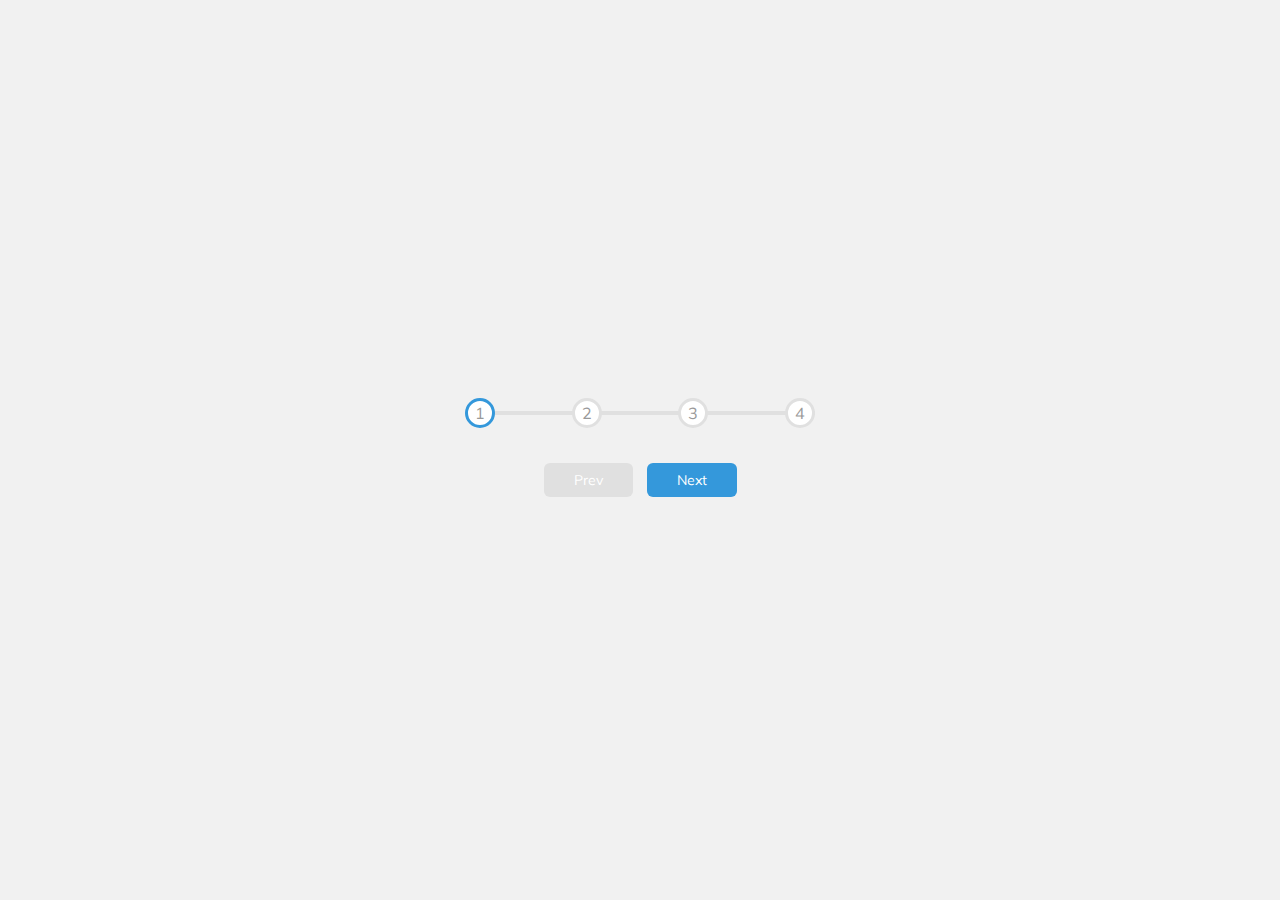
<file: Day01/ProgressSteps/index.html>
<!DOCTYPE html>
<html lang="en">
  <head>
    <meta charset="UTF-8" />
    <meta name="viewport" content="width=device-width, initial-scale=1.0" />
    <link rel="stylesheet" href="style.css" />
    <title>Progress Steps</title>
  </head>
  <body>
    <div class="container">
      <div class="progress-container">
        <div class="progress" id="progress"></div>
        <div class="circle active">1</div>
        <div class="circle">2</div>
        <div class="circle">3</div>
        <div class="circle">4</div>
      </div>

      <button class="btn" id="prev" disabled>Prev</button>
      <button class="btn" id="next">Next</button>
    </div>

    <script src="script.js"></script>
  </body>
</html>
</file>
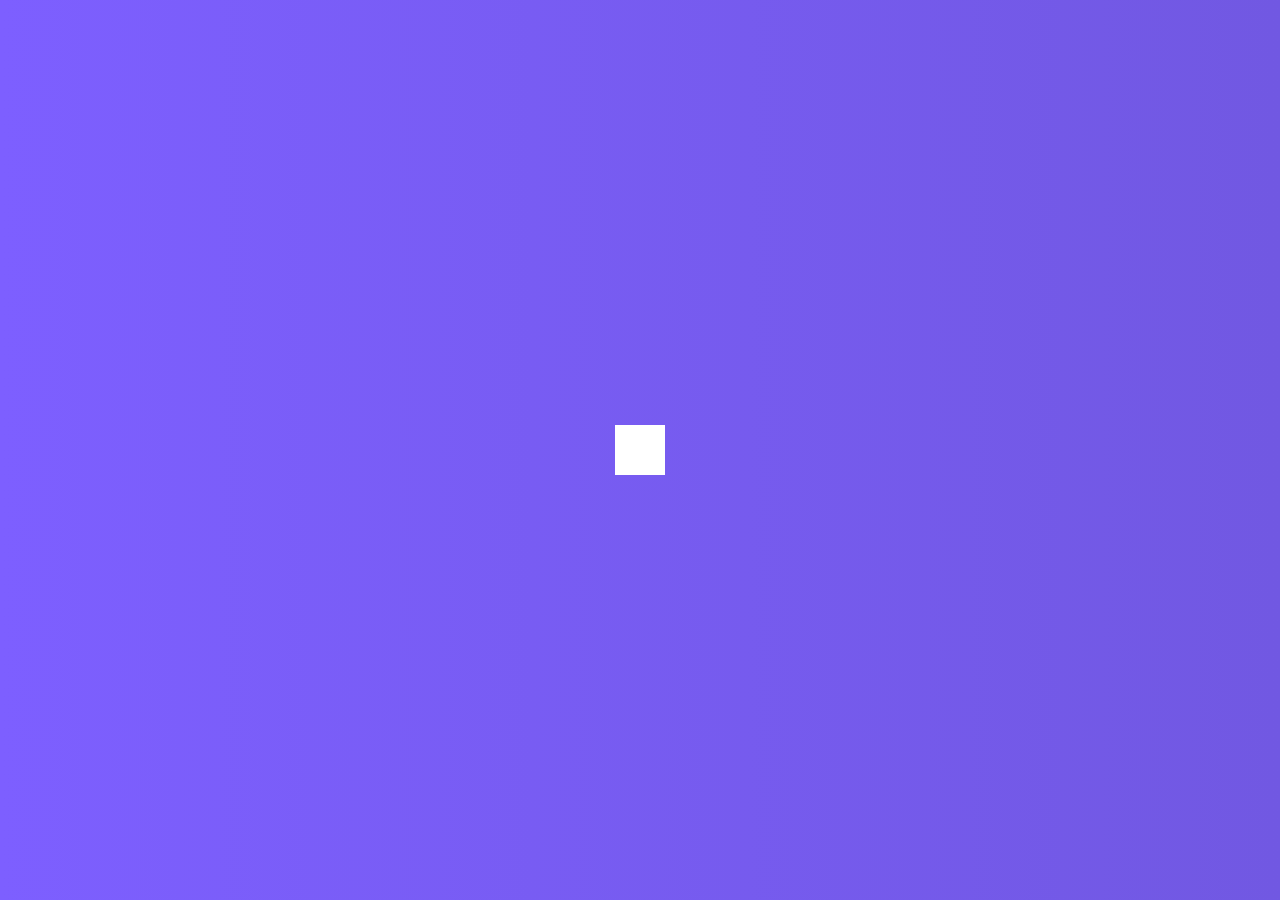
<file: Day02/HiddenSearchWidget/index.html>
<!DOCTYPE html>
<html lang="en">
  <head>
    <meta charset="UTF-8" />
    <meta name="viewport" content="width=device-width, initial-scale=1.0" />
    <link
      rel="stylesheet"
      href="https://cdnjs.cloudflare.com/ajax/libs/font-awesome/5.14.0/css/all.min.css"
      integrity="sha512-1PKOgIY59xJ8Co8+NE6FZ+LOAZKjy+KY8iq0G4B3CyeY6wYHN3yt9PW0XpSriVlkMXe40PTKnXrLnZ9+fkDaog=="
      crossorigin="anonymous"
    />
    <link rel="stylesheet" href="style.css" />
    <title>Hidden Search</title>
  </head>
  <body>
    <div class="search">
        <input type="text" class="input" placeholder="Search...">
        <button class="btn">
            <i class="fas fa-search"></i>
        </button>
    </div>
    <script src="script.js"></script>
  </body>
</html>
</file>
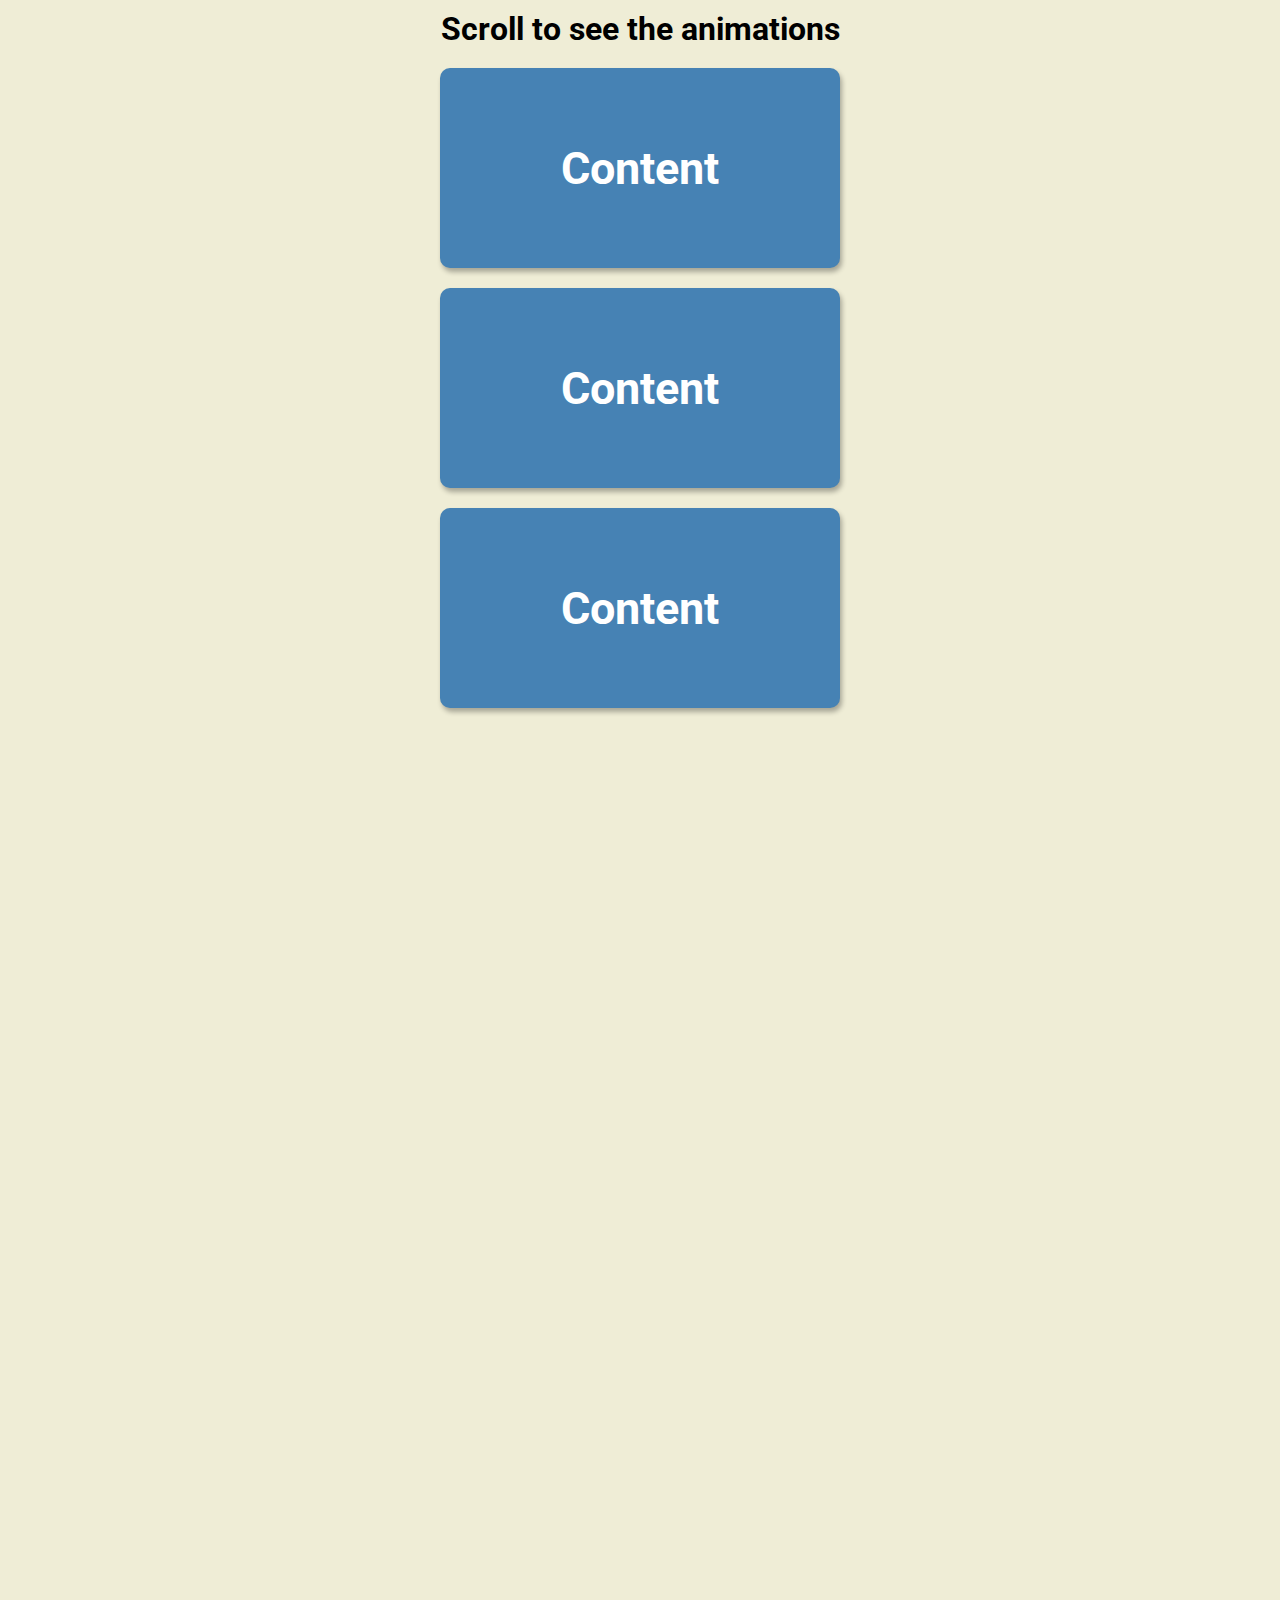
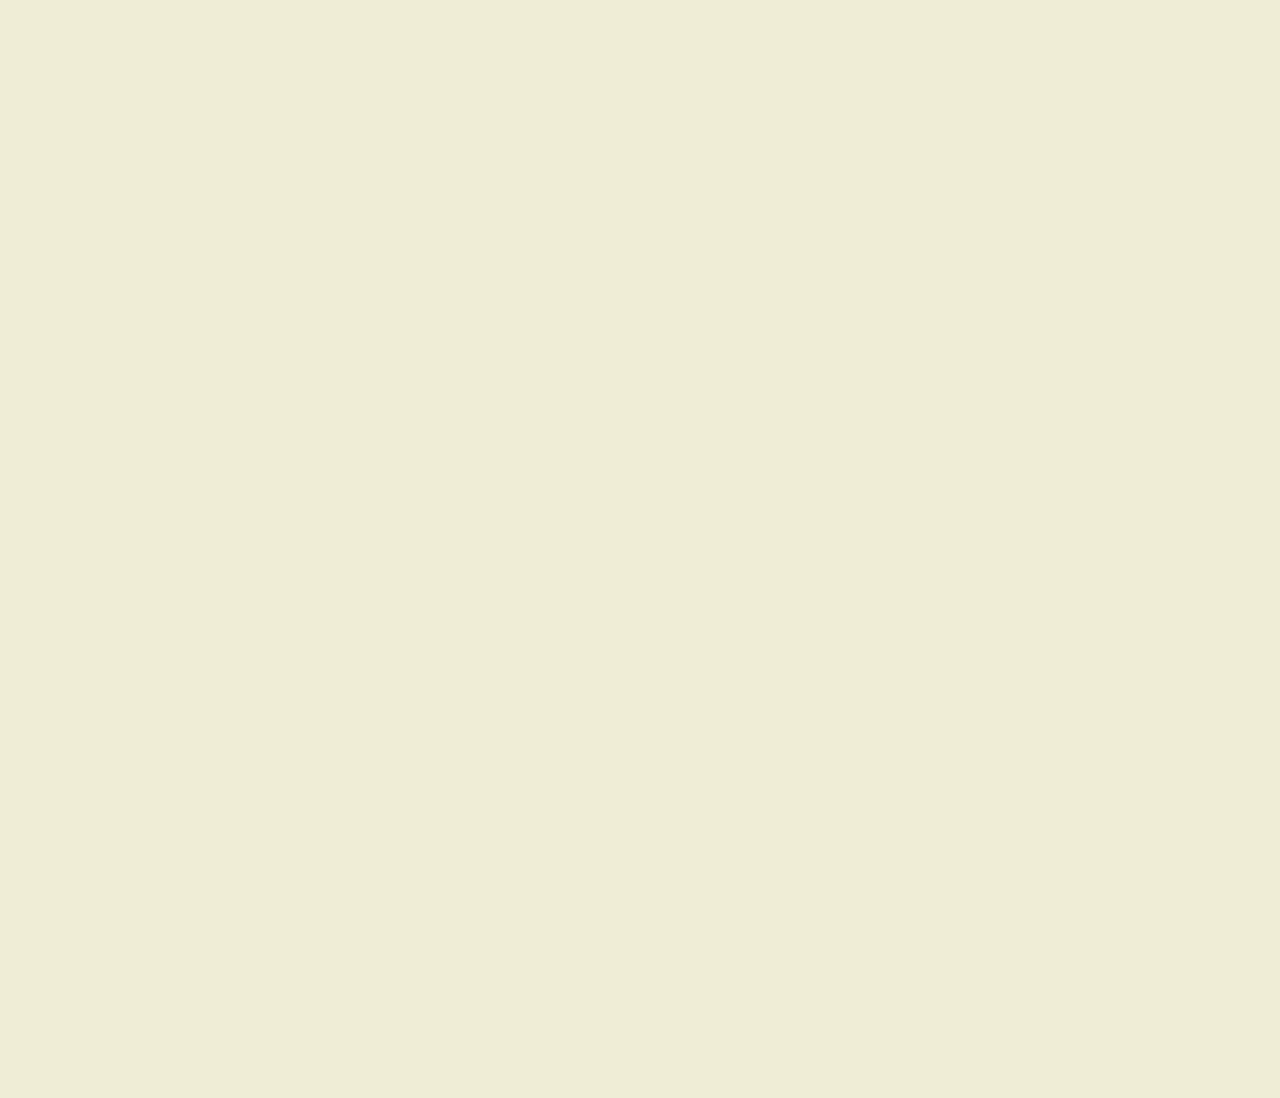
<file: Day03/ScrollAnimation/index.html>
<!DOCTYPE html>
<html lang="en">
<head>
    <meta charset="UTF-8">
    <meta name="viewport" content="width=device-width, initial-scale=1.0">
    <link rel="stylesheet" href="style.css" />
    <title>Scroll Animation</title>
</head>
<body>
    <h1>Scroll to see the animations</h1>
    <div class="box"><h2>Content</h2></div>
    <div class="box"><h2>Content</h2></div>
    <div class="box"><h2>Content</h2></div>
    <div class="box"><h2>Content</h2></div>
    <div class="box"><h2>Content</h2></div>
    <div class="box"><h2>Content</h2></div>
    <div class="box"><h2>Content</h2></div>
    <div class="box"><h2>Content</h2></div>
    <div class="box"><h2>Content</h2></div>
    <div class="box"><h2>Content</h2></div>
    <div class="box"><h2>Content</h2></div>
    <div class="box"><h2>Content</h2></div>
    <script src="script.js"></script>
</body>
</html>
</file>
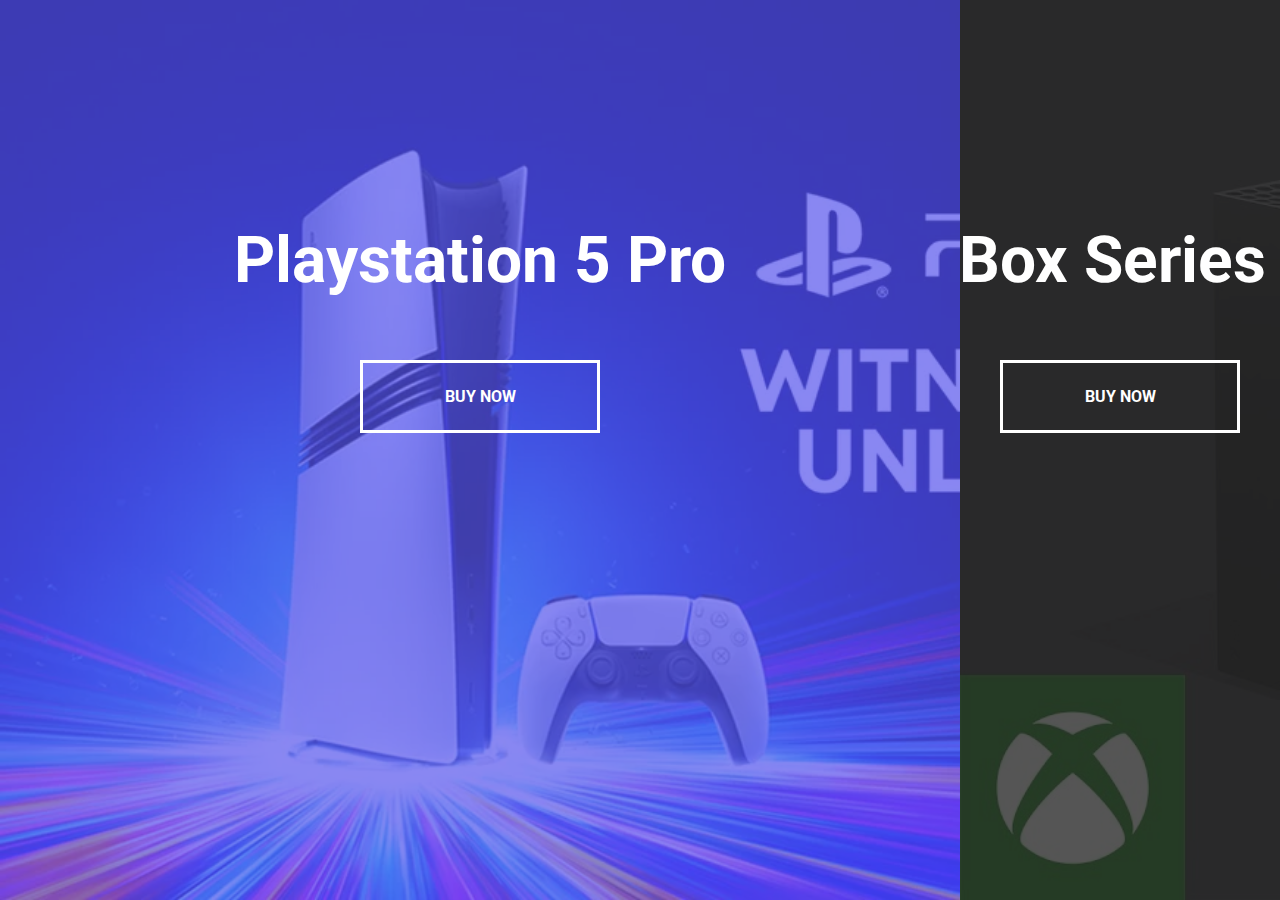
<file: Day04/FormWaveAnimations/index.html>
<!DOCTYPE html>
<html lang="en">
  <head>
    <meta charset="UTF-8" />
    <meta name="viewport" content="width=device-width, initial-scale=1.0" />
    <link rel="stylesheet" href="style.css" />
    <title>Split Landing Page</title>
  </head>
  <body>
    <div class="container">
      <div class="split left">
        <h1>Playstation 5 Pro</h1>
        <a href="#" class="btn">Buy Now</a>
      </div>
      <div class="split right">
        <h1>XBox Series X</h1>
        <a href="#" class="btn">Buy Now</a>
      </div>
    </div>

    <script src="script.js"></script>
  </body>
</html>
</file>
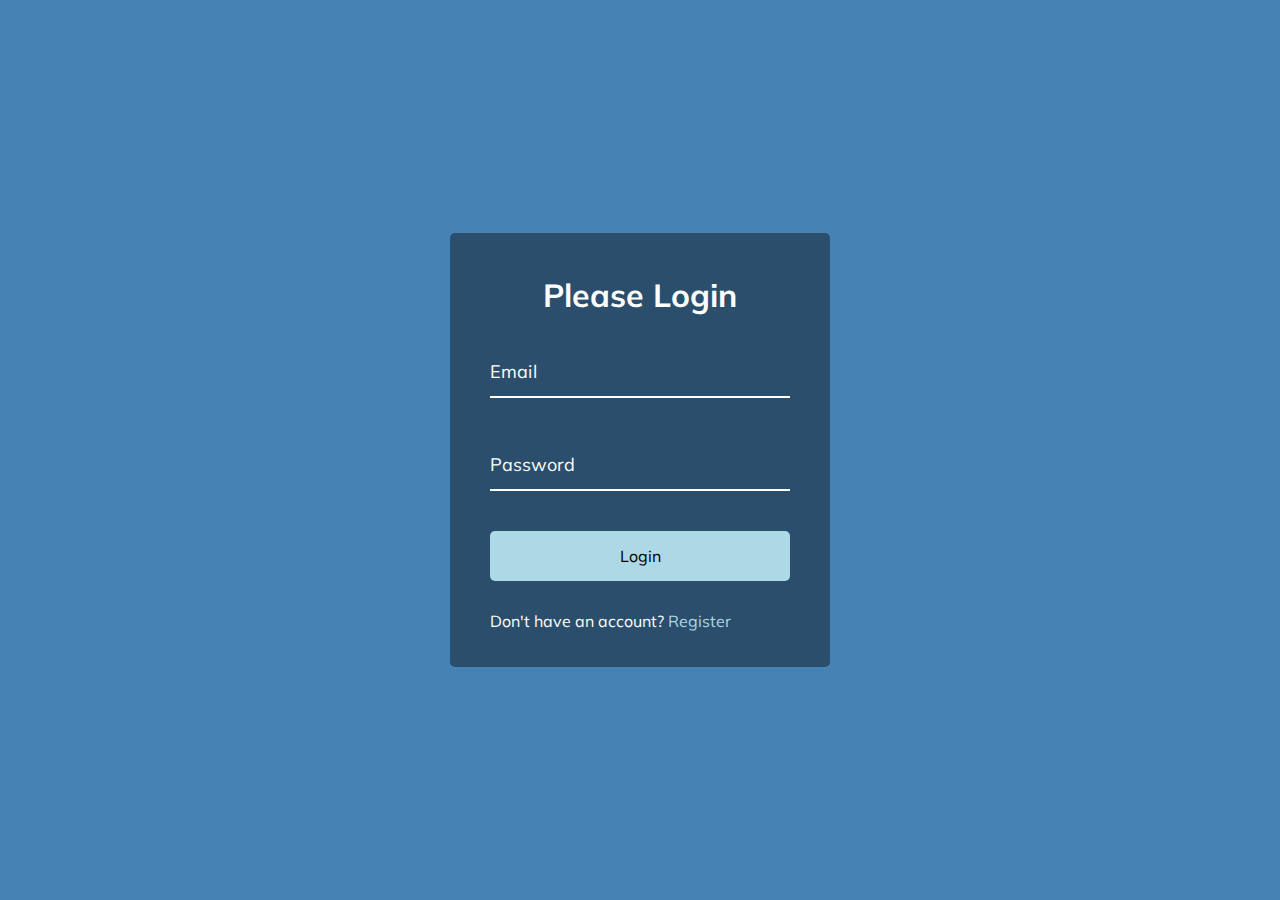
<file: Day04/SplitLandingPage/index.html>
<!DOCTYPE html>
<html lang="en">
  <head>
    <meta charset="UTF-8" />
    <meta name="viewport" content="width=device-width, initial-scale=1.0" />
    <link rel="stylesheet" href="style.css" />
    <title>Form Input Wave</title>
  </head>
  <body>
    <div class="container">
      <h1>Please Login</h1>
      <form>
        <div class="form-control">
          <input type="text" required />
          <label>Email</label>
        </div>

        <div class="form-control">
          <input type="password" required />
          <label>Password</label>
        </div>

        <button class="btn">Login</button>

        <p class="text">Don't have an account? <a href="#">Register</a></p>
      </form>
    </div>
    <script src="script.js"></script>
  </body>
</html>
</file>
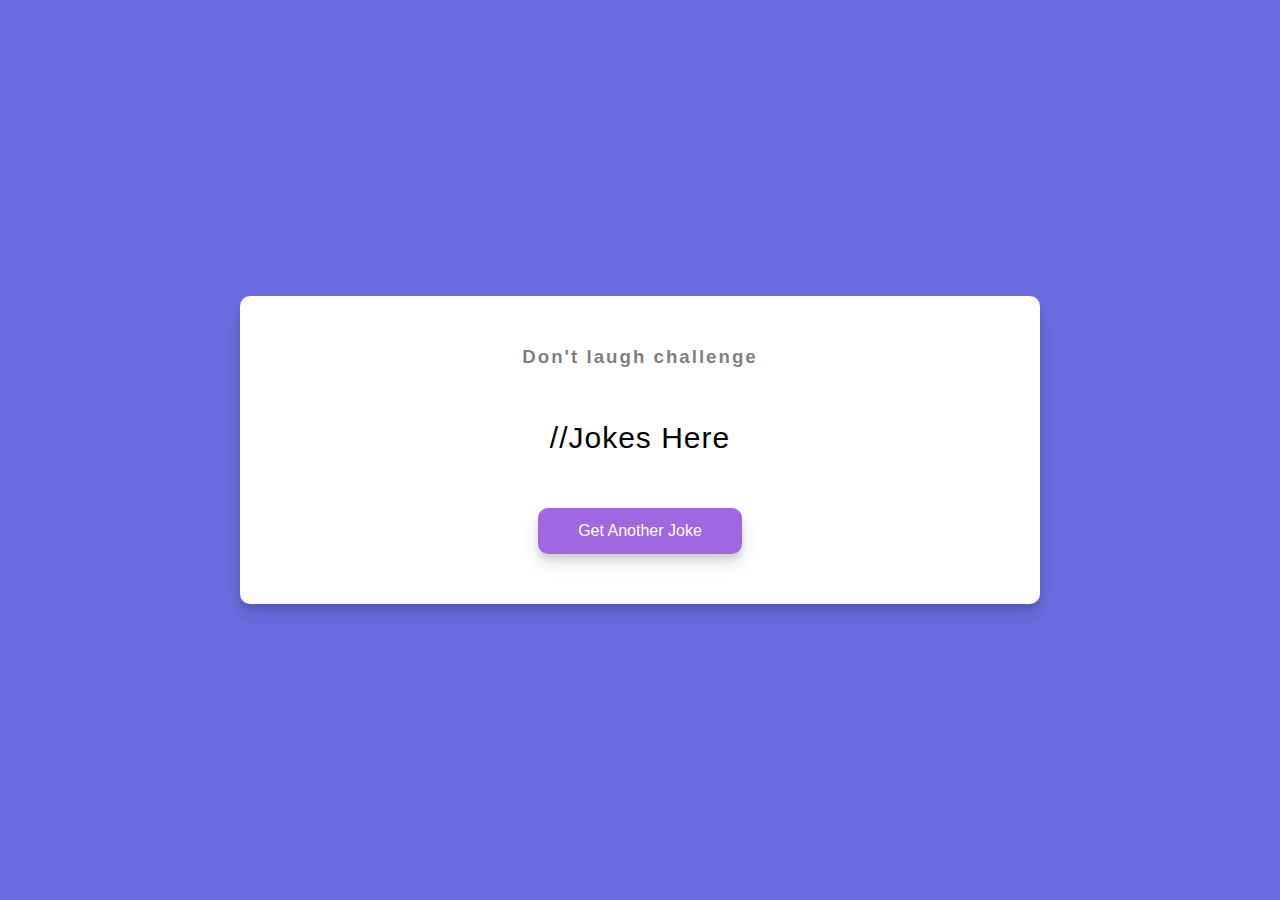
<file: Day05/DadJokes/index.html>
<!DOCTYPE html>
<html lang="en">
  <head>
    <meta charset="UTF-8" />
    <meta name="viewport" content="width=device-width, initial-scale=1.0" />
    <link rel="stylesheet" href="style.css" />
    <title>Dad Jokes</title>
  </head>
  <body>
    <div class="container">
      <h3>Don't laugh challenge</h3>
      <div id="joke" class="joke">//Jokes Here</div>
      <button class="btn" id="jokeBtn">Get Another Joke</button>
    </div>
    <script src="script.js"></script>
  </body>
</html>
</file>
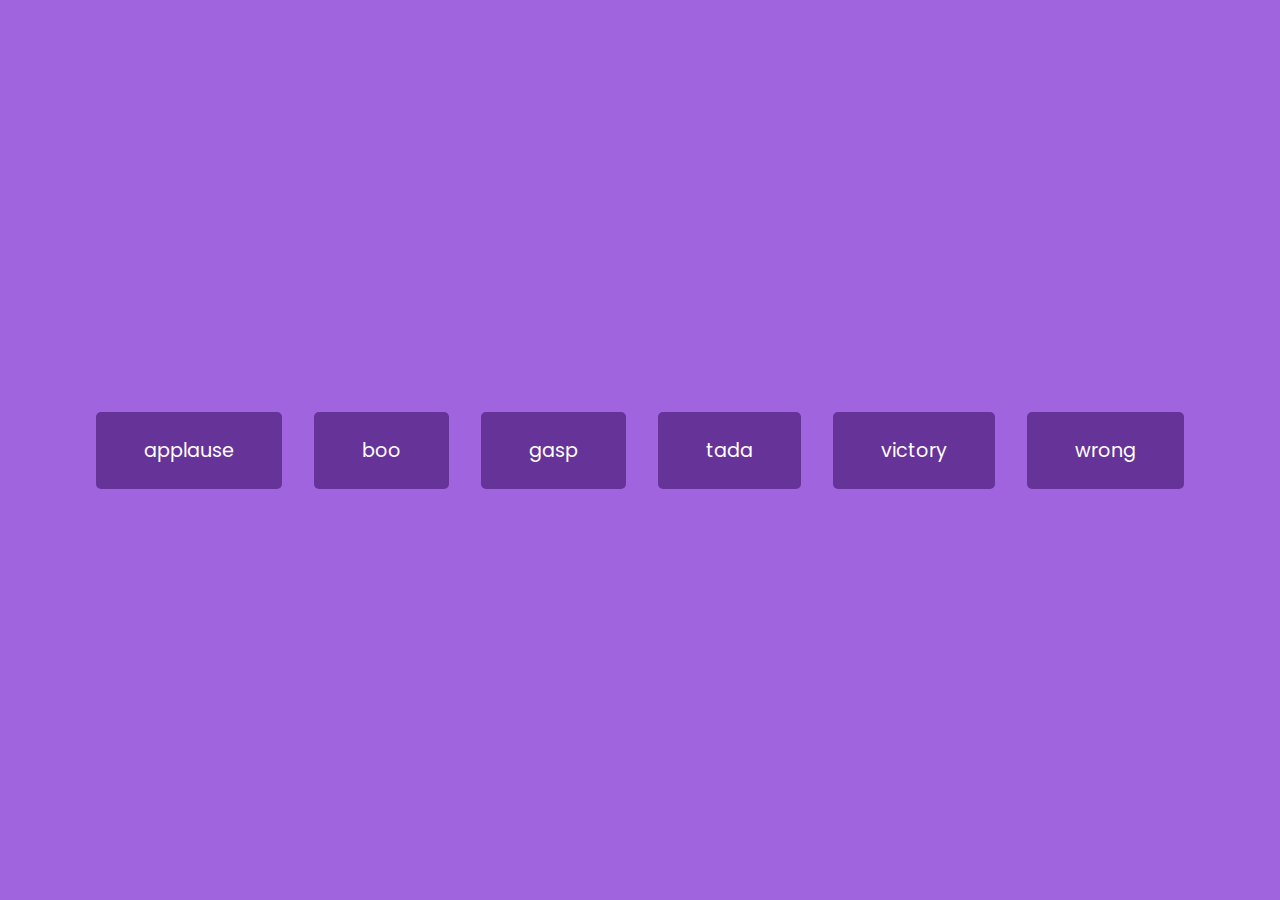
<file: Day05/SoundBoard/index.html>
<!DOCTYPE html>
<html lang="en">
  <head>
    <meta charset="UTF-8" />
    <meta name="viewport" content="width=device-width, initial-scale=1.0" />
    <link rel="stylesheet" href="style.css" />
    <title>Sound Board</title>
  </head>
  <body>
    <audio id="applause" src="sounds/applause.mp3"></audio>
    <audio id="boo" src="sounds/boo.mp3"></audio>
    <audio id="gasp" src="sounds/gasp.mp3"></audio>
    <audio id="tada" src="sounds/tada.mp3"></audio>
    <audio id="victory" src="sounds/victory.mp3"></audio>
    <audio id="wrong" src="sounds/wrong.mp3"></audio>

    <div id="buttons"></div>

    <script src="script.js"></script>
  </body>
</html>
</file>
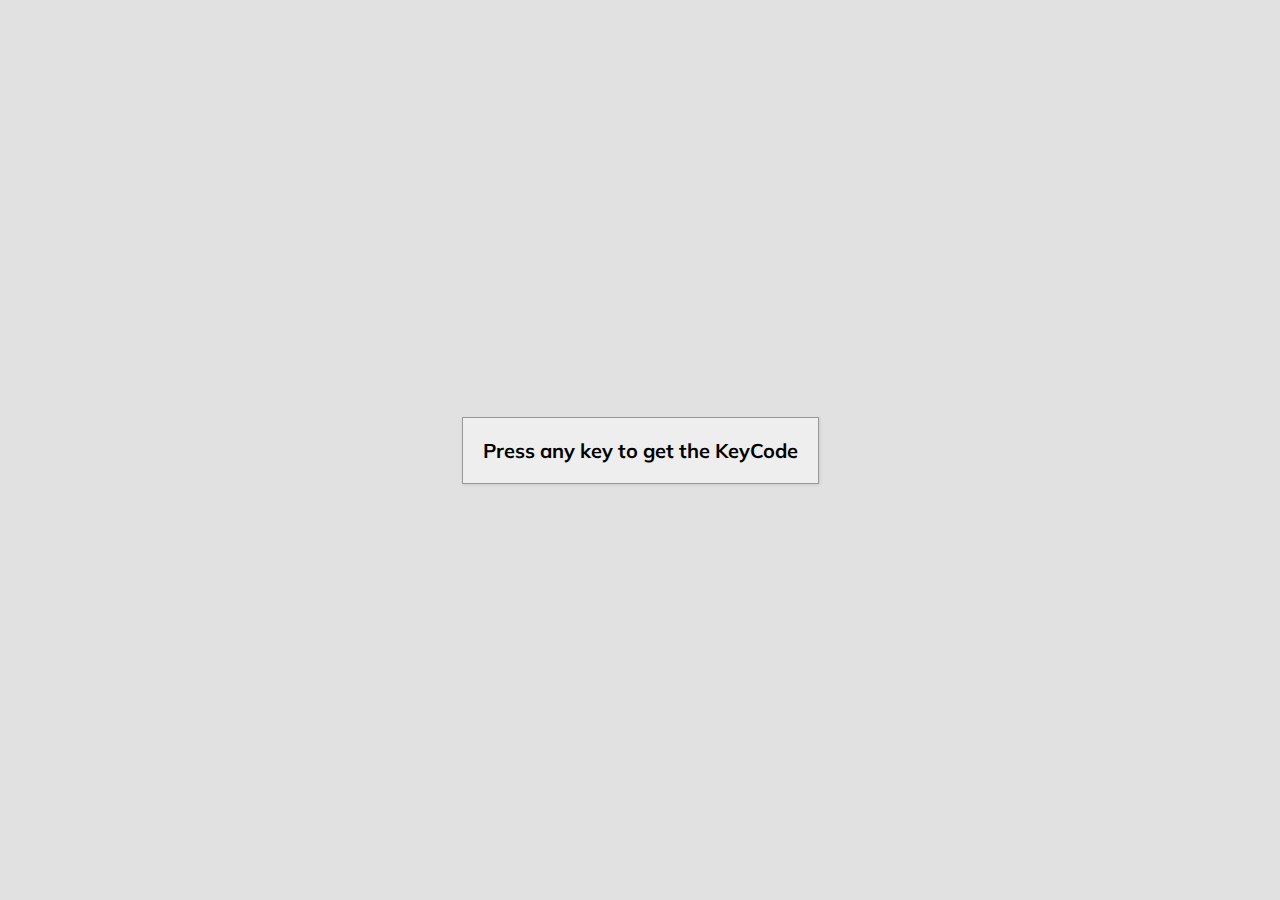
<file: Day06/EventKeyCodes/index.html>
<!DOCTYPE html>
<html lang="en">
<head>
    <meta charset="UTF-8">
    <meta name="viewport" content="width=device-width, initial-scale=1.0">
    <link rel="stylesheet" href="style.css" />
    <title>Event KeyCodes</title>
</head>
<body>
    <div id="insert">
        <!-- <div class="key">
            a
            <small>event.key</small>
        </div>
        <div class="key">
            65
            <small>event.keyCode</small>
        </div>
        <div class="key">
            KeyA
            <small>event.code</small>
        </div> -->

        <div class="key">
            Press any key to get the KeyCode
        </div>
    </div>
    <script src="script.js"></script>
</body>
</html>
</file>
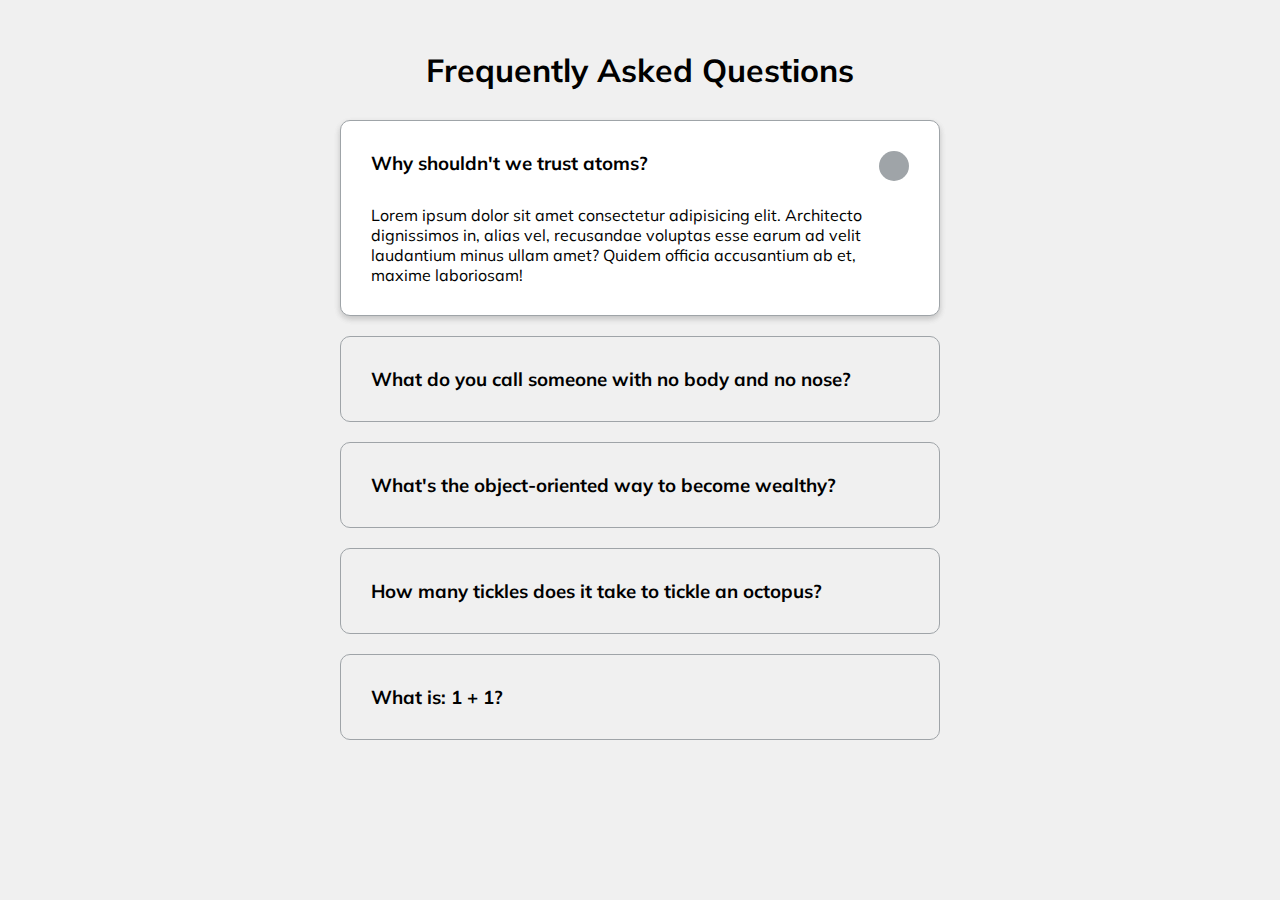
<file: Day06/FaqCollapse/index.html>
<!DOCTYPE html>
<html lang="en">
  <head>
    <meta charset="UTF-8" />
    <meta name="viewport" content="width=device-width, initial-scale=1.0" />
    <link
      rel="stylesheet"
      href="https://cdnjs.cloudflare.com/ajax/libs/font-awesome/5.14.0/css/all.min.css"
      integrity="sha512-1PKOgIY59xJ8Co8+NE6FZ+LOAZKjy+KY8iq0G4B3CyeY6wYHN3yt9PW0XpSriVlkMXe40PTKnXrLnZ9+fkDaog=="
      crossorigin="anonymous"
    />
    <link rel="stylesheet" href="style.css" />
    <title>FAQ</title>
  </head>
  <body>
    <h1>Frequently Asked Questions</h1>
    <div class="faq-container">
      <div class="faq active">
        <h3 class="faq-title">Why shouldn't we trust atoms?</h3>

        <p class="faq-text">
          Lorem ipsum dolor sit amet consectetur adipisicing elit. Architecto
          dignissimos in, alias vel, recusandae voluptas esse earum ad velit
          laudantium minus ullam amet? Quidem officia accusantium ab et, maxime
          laboriosam!
        </p>

        <button class="faq-toggle">
          <i class="fas fa-chevron-down"></i>
          <i class="fas fa-times"></i>
        </button>
      </div>

      <div class="faq">
        <h3 class="faq-title">
          What do you call someone with no body and no nose?
        </h3>
        <p class="faq-text">Nobody knows.</p>
        <button class="faq-toggle">
          <i class="fas fa-chevron-down"></i>
          <i class="fas fa-times"></i>
        </button>
      </div>

      <div class="faq">
        <h3 class="faq-title">
          What's the object-oriented way to become wealthy?
        </h3>
        <p class="faq-text">Inheritance.</p>
        <button class="faq-toggle">
          <i class="fas fa-chevron-down"></i>
          <i class="fas fa-times"></i>
        </button>
      </div>

      <div class="faq">
        <h3 class="faq-title">
          How many tickles does it take to tickle an octopus?
        </h3>
        <p class="faq-text">Ten-tickles!</p>
        <button class="faq-toggle">
          <i class="fas fa-chevron-down"></i>
          <i class="fas fa-times"></i>
        </button>
      </div>

      <div class="faq">
        <h3 class="faq-title">What is: 1 + 1?</h3>
        <p class="faq-text">Depends on who are you asking.</p>
        <button class="faq-toggle">
          <i class="fas fa-chevron-down"></i>
          <i class="fas fa-times"></i>
        </button>
      </div>
    </div>
    <script src="script.js"></script>
  </body>
</html>
</file>
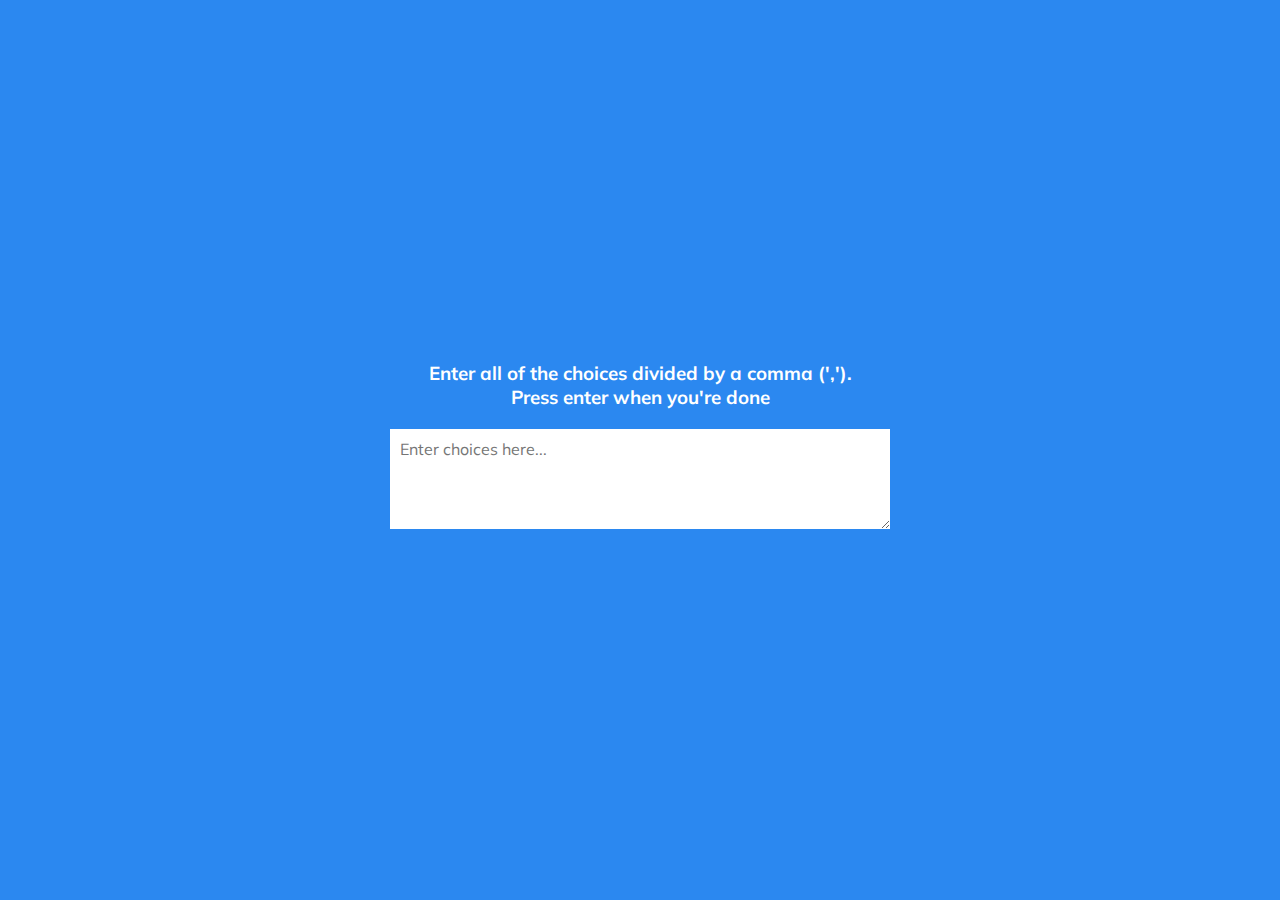
<file: Day07/RandomChoicepPicker/index.html>
<!DOCTYPE html>
<html lang="en">
  <head>
    <meta charset="UTF-8" />
    <meta name="viewport" content="width=device-width, initial-scale=1.0" />
    <link rel="stylesheet" href="style.css" />
    <title>Random Choice Picker</title>
  </head>
  <body>
    <div class="container">
      <h3>Enter all of the choices divided by a comma (','). <br> Press enter when you're done</h3>
      <textarea placeholder="Enter choices here..." id="textarea"></textarea>

      <div id="tags"></div>
    </div>

    <script src="script.js"></script>
  </body>
</html>
</file>
<file: Day01/ProgressSteps/style.css>
@import url("https://fonts.googleapis.com/css?family=Muli&display=swap");

:root {
    --line-border-fill: #3498db;
    --line-border-empty: #e0e0e0;
}

* {
  box-sizing: border-box;
}

body {
  background-color: #f1f1f1;
  font-family: "Muli", sans-serif;
  display: flex;
  align-items: center;
  justify-content: center;
  height: 100vh;
  overflow: hidden;
  margin: 0;
}

.container{
    text-align: center;
}

.progress-container{
    display: flex;
    justify-content: space-between;
    position: relative;
    margin-bottom: 30px;
    max-width: 100%;
    width: 350px;
}

.progress-container::before{
    content: '';
    background-color: var(--line-border-empty);
    position: absolute;
    top: 50%;
    left: 0;
    transform: translateY(-50%);
    height: 4px;
    width: 100%;
    z-index: -1;
}

.progress{
    background-color: var(--line-border-fill);
    position: absolute;
    top: 50%;
    left: 0;
    transform: translateY(-50%);
    height: 4px;
    width: 0%;
    z-index: -1;
    transition: 0.4s ease;
}

.circle{
    background-color: #fff;
    color: #999;
    border-radius: 50%;
    height: 30px;
    width: 30px;
    display: flex;
    align-items: center;
    justify-content: center;
    border: 3px solid var(--line-border-empty);
    transition: .4s ease;
}

.circle.active{
    border-color: var(--line-border-fill);
}

.btn{
    background-color: var(--line-border-fill);
    color: #fff;
    border: 0;
    border-radius: 6px;
    cursor: pointer;
    font-family: inherit;
    padding: 8px 30px;
    margin: 5px;
    font-size: 14px;
}

.btn.active {
    transform: scale(0.98);
} 

.btn:focus {
    outline: 0;
}

.btn:disabled {
    background-color: var(--line-border-empty);
    cursor: not-allowed;
}
</file>
<file: Day02/HiddenSearchWidget/style.css>
@import url("https://fonts.googleapis.com/css2?family=Roboto:wght@400;700&display=swap");

* {
  box-sizing: border-box;
}

body {
  background-image: linear-gradient(90deg, #7d5fff, #7158e2);
  font-family: "Roboto", sans-serif;
  display: flex;
  align-items: center;
  justify-content: center;
  height: 100vh;
  overflow: hidden;
  margin: 0;
}

.search {
  position: relative;
  height: 50px;
}

.search .input {
  background-color: #fff;
  border: 0;
  font-size: 18px;
  padding: 15px;
  height: 50px;
  width: 50px;
  transition: width 0.3s ease;
}

.btn {
  background-color: #fff;
  border: 0;
  cursor: pointer;
  font-size: 24px;
  position: absolute;
  top: 0;
  left: 0;
  height: 50px;
  width: 50px;
  transition: transform 0.3s ease;
}

.btn:focus,
.input:focus {
  outline: none;
}

.search.active .input{
  width: 200px;
}

.search.active .btn {
  transform: translateX(198px);
}
</file>
<file: Day03/ScrollAnimation/style.css>
@import url('https://fonts.googleapis.com/css2?family=Roboto:wght@400;700&display=swap');

* {
  box-sizing: border-box;
}

body {
  background-color: #efedd6;
  font-family: 'Roboto', sans-serif;
  display: flex;
  flex-direction: column;
  align-items: center;
  justify-content: center;
  margin: 0;
  overflow-x: hidden;
}

h1 {
  margin: 10px;
}

.box {
  background-color: steelblue;
  color: #fff;
  display: flex;
  align-items: center;
  justify-content: center;
  width: 400px;
  height: 200px;
  margin: 10px;
  border-radius: 10px;
  box-shadow: 2px 4px 5px rgba(0, 0, 0, 0.3);
  transform: translateX(400%);
  transition: transform 0.4s ease;
}

.box:nth-of-type(even) {
  transform: translateX(-400%);
}

.box.show {
  transform: translateX(0);
}

.box h2 {
  font-size: 45px;
}
</file>
<file: Day04/FormWaveAnimations/style.css>
@import url("https://fonts.googleapis.com/css2?family=Roboto:wght@400;700&display=swap");

* {
  box-sizing: border-box;
}

:root {
  --left-bg-color: rgba(87, 84, 236, 0.7);
  --right-bg-color: rgba(43, 43, 43, 0.8);
  --left-btn-hover-color: rgba(87, 84, 236, 1);
  --right-btn-hover-color: rgba(28, 122, 28, 1);
  --hover-width: 75%;
  --other-width: 25%;
  --speed: 1000ms;
}

body {
  font-family: "Roboto", sans-serif;
  height: 100vh;
  overflow: hidden;
  margin: 0;
}

h1 {
  font-size: 4rem;
  color: #fff;
  position: absolute;
  left: 50%;
  top: 20%;
  transform: translateX(-50%);
  white-space: nowrap;
}

.btn {
  position: absolute;
  display: flex;
  align-items: center;
  justify-content: center;
  left: 50%;
  top: 40%;
  transform: translateX(-50%);
  text-decoration: none;
  color: #fff;
  border: #fff solid 0.2rem;
  font-size: 1rem;
  font-weight: bold;
  text-transform: uppercase;
  width: 15rem;
  padding: 1.5rem;
}

.split.left .btn:hover {
  background-color: var(--left-btn-hover-color);
  border-color: var(--left-btn-hover-color);
}

.split.right .btn:hover {
  background-color: var(--right-btn-hover-color);
  border-color: var(--right-btn-hover-color);
}

.container {
  position: relative;
  width: 100%;
  height: 100%;
  background: #333;
}

.split {
  position: absolute;
  width: 50%;
  height: 100%;
  overflow: hidden;
}

.split.left {
  left: 0;
  background: url(ps.jpg);
  background-repeat: no-repeat;
  background-size: cover;
}

.split.left::before {
  content: "";
  position: absolute;
  width: 100%;
  height: 100%;
  background-color: var(--left-bg-color);
}

.split.right {
  right: 0;
  background: url(xbox.jpg);
  background-repeat: no-repeat;
  background-size: cover;
}

.split.right::before {
  content: "";
  position: absolute;
  width: 100%;
  height: 100%;
  background-color: var(--right-bg-color);
}

.split.right,
.split.left,
.split.right::before,
.split.left::before {
  transition: all var(--speed) ease-in-out;
}

.hover-left .left {
  width: var(--hover-width);
}

.hover-left .right {
  width: var(--other-width);
}

.hover-right .right {
  width: var(--hover-width);
}

.hover-right .left {
  width: var(--other-width);
}

@media(max-width:800px){
    h1{
        font-size: 2rem;
        top: 30%;
    }

    .btn{
        padding: 1.2rem;
        width: 12rem;
    }

}
</file>
<file: Day04/SplitLandingPage/style.css>
@import url("https://fonts.googleapis.com/css?family=Muli&display=swap");

* {
  box-sizing: border-box;
}

body {
  background-color: steelblue;
  color: #fff;
  font-family: "Muli", sans-serif;
  display: flex;
  justify-content: center;
  align-items: center;
  height: 100vh;
  overflow: hidden;
  margin: 0;
}

.container {
    background-color: rgba(0,0,0,0.4);
    padding: 20px 40px;
    border-radius: 5px;
}

.container h1{
    text-align: center;
    margin-bottom: 30px;
}

.container a{
    text-decoration: none;
    color: lightblue;
}

.form-control {
    position: relative;
    margin: 20px 0 40px;
    width: 300px;
}

.form-control input {
    background-color: transparent;
    border: 0;
    border-bottom: 2px #fff solid;
    display: block;
    width: 100%;
    padding: 15px 0;
    font-size: 18px;
    color: #fff;
}

.form-control input:focus, .form-control input:valid {
    outline: 0;
    border-bottom-color: lightblue;
}

.btn {
    cursor: pointer;
    display: inline-block;
    width: 100%;
    background: lightblue;
    padding: 15px;
    font-family: inherit;
    font-size: 16px;
    border: 0;
    border-radius: 5px;
}

.btn:focus {
    outline: 0;
}

.btn:active {
    transform: scale(0.98);
}

.text{
    margin-top: 30px;
}

.form-control label{
    position: absolute;
    top: 15px;
    left: 0;
}

.form-control label span {
    display: inline-block;
    font-size: 18px;
    min-width: 5px;
    transition: 0.3s cubic-bezier(0.68, -0.55, 0.265, 1.55);
}

.form-control input:focus + label span, .form-control input:valid + label span {
    color: lightblue;
    transform: translateY(-30px);
}
</file>
<file: Day05/DadJokes/style.css>
@import url("https://fonts.googleapis.com/css2?family=Roboto:wght@400;700&display=swap");

* {
  box-sizing: border-box;
}

body {
  background-color: #686de0;
  font-family: "Segoe UI", Tahoma, Geneva, Verdana, sans-serif;
  display: flex;
  flex-direction: column;
  align-items: center;
  justify-content: center;
  height: 100vh;
  overflow: hidden;
  margin: 0;
  padding: 20px;
}

.container {
  background-color: #fff;
  border-radius: 10px;
  box-shadow: 0 10px 20px rgba(0, 0, 0, 0.1), 0 6px 6px rgba(0, 0, 0, 0.1);
  padding: 50px 20px;
  text-align: center;
  max-width: 100%;
  width: 800px;
}

h3 {
  margin: 0;
  opacity: 0.5;
  letter-spacing: 2px;
}

.joke {
  font-size: 30px;
  letter-spacing: 1px;
  line-height: 40px;
  margin: 50px auto;
  max-width: 600px;
}

.btn {
  background-color: #9f68e0;
  border: 0;
  border-radius: 10px;
  color: #fff;
  box-shadow: 0 10px 20px rgba(0, 0, 0, 0.1), 0 6px 6px rgba(0, 0, 0, 0.1);
  padding: 14px 40px;
  font-size: 16px;
  cursor: pointer;
}

.btn:active {
  transform: scale(0.98);
}

.btn:focus {
  outline: 0;
}
</file>
<file: Day05/SoundBoard/style.css>
@import url('https://fonts.googleapis.com/css2?family=Poppins:wght@200;400&display=swap');

* {
  box-sizing: border-box;
}

body {
  background-color: rgb(161, 100, 223);
  font-family: 'Poppins', sans-serif;
  display: flex;
  flex-wrap: wrap;
  align-items: center;
  justify-content: center;
  text-align: center;
  height: 100vh;
  overflow: hidden;
  margin: 0;
}

.btn {
  background-color: rebeccapurple;
  border-radius: 5px;
  border: none;
  color: #fff;
  margin: 1rem;
  padding: 1.5rem 3rem;
  font-size: 1.2rem;
  font-family: inherit;
  cursor: pointer;
}

.btn:hover {
  opacity: 0.9;
}

.btn:focus {
  outline: none;
}
</file>
<file: Day06/EventKeyCodes/style.css>
@import url("https://fonts.googleapis.com/css?family=Muli&display=swap");

* {
  box-sizing: border-box;
}

body {
  background-color: #e1e1e1;
  font-family: "Muli", sans-serif;
  display: flex;
  text-align: center;
  align-items: center;
  justify-content: center;
  height: 100vh;
  overflow: hidden;
  margin: 0;
}

.key {
    border: 1px solid #999;
    background-color: #eee;
    box-shadow: 1px 1px 3px rgba(0,0,0,0.1);
    display: inline-flex;
    align-items: center;
    font-size: 20px;
    font-weight: bold;
    padding: 20px;
    flex-direction: column;
    margin: 10px;
    min-width: 150px;
    position: relative;
}

.key small {
    position: absolute;
    top: -24px;
    left: 0;
    text-align: center;
    width: 100%;
    color: #555;
    font-size: 14px;
}
</file>
<file: Day06/FaqCollapse/style.css>
@import url('https://fonts.googleapis.com/css?family=Muli&display=swap');

* {
  box-sizing: border-box;
}

body {
  font-family: 'Muli', sans-serif;
  background-color: #f0f0f0;
}

h1 {
  margin: 50px 0 30px;
  text-align: center;
}

.faq-container {
  max-width: 600px;
  margin: 0 auto;
}

.faq {
  background-color: transparent;
  border: 1px solid #9fa4a8;
  border-radius: 10px;
  margin: 20px 0;
  padding: 30px;
  position: relative;
  overflow: hidden;
  transition: 0.3s ease;
}

.faq.active {
  background-color: #fff;
  box-shadow: 0 3px 6px rgba(0, 0, 0, 0.1), 0 3px 6px rgba(0, 0, 0, 0.1);
}

.faq.active::before,
.faq.active::after {
  content: '\f075';
  font-family: 'Font Awesome 5 Free';
  color: #2ecc71;
  font-size: 7rem;
  position: absolute;
  opacity: 0.2;
  top: 20px;
  left: 20px;
  z-index: 0;
}

.faq.active::before {
  color: #3498db;
  top: -10px;
  left: -30px;
  transform: rotateY(180deg);
}

.faq-title {
  margin: 0 35px 0 0;
}

.faq-text {
  display: none;
  margin: 30px 0 0;
}

.faq.active .faq-text {
  display: block;
}

.faq-toggle {
  background-color: transparent;
  border: 0;
  border-radius: 50%;
  cursor: pointer;
  display: flex;
  align-items: center;
  justify-content: center;
  font-size: 16px;
  padding: 0;
  position: absolute;
  top: 30px;
  right: 30px;
  height: 30px;
  width: 30px;
}

.faq-toggle:focus {
  outline: 0;
}

.faq-toggle .fa-times {
  display: none;
}

.faq.active .faq-toggle .fa-times {
  color: #fff;
  display: block;
}

.faq.active .faq-toggle .fa-chevron-down {
  display: none;
}

.faq.active .faq-toggle {
  background-color: #9fa4a8;
}
</file>
<file: Day07/RandomChoicepPicker/style.css>
@import url('https://fonts.googleapis.com/css?family=Muli&display=swap');

* {
  box-sizing: border-box;
}

body {
  background-color: #2b88f0;
  font-family: 'Muli', sans-serif;
  display: flex;
  flex-direction: column;
  align-items: center;
  justify-content: center;
  height: 100vh;
  overflow: hidden;
  margin: 0;
}

h3 {
  color: #fff;
  margin: 10px 0 20px;
  text-align: center;
}

.container {
  width: 500px;
}

textarea {
  border: none;
  display: block;
  width: 100%;
  height: 100px;
  font-family: inherit;
  padding: 10px;
  margin: 0 0 20px;
  font-size: 16px;
}

textarea:focus {
  outline: none;
}

.tag {
  background-color: #f0932b;
  color: #fff;
  border-radius: 50px;
  padding: 10px 20px;
  margin: 0 5px 10px 0;
  font-size: 14px;
  display: inline-block;
}

.tag.highlight {
  background-color: #273c75;
}
</file>
